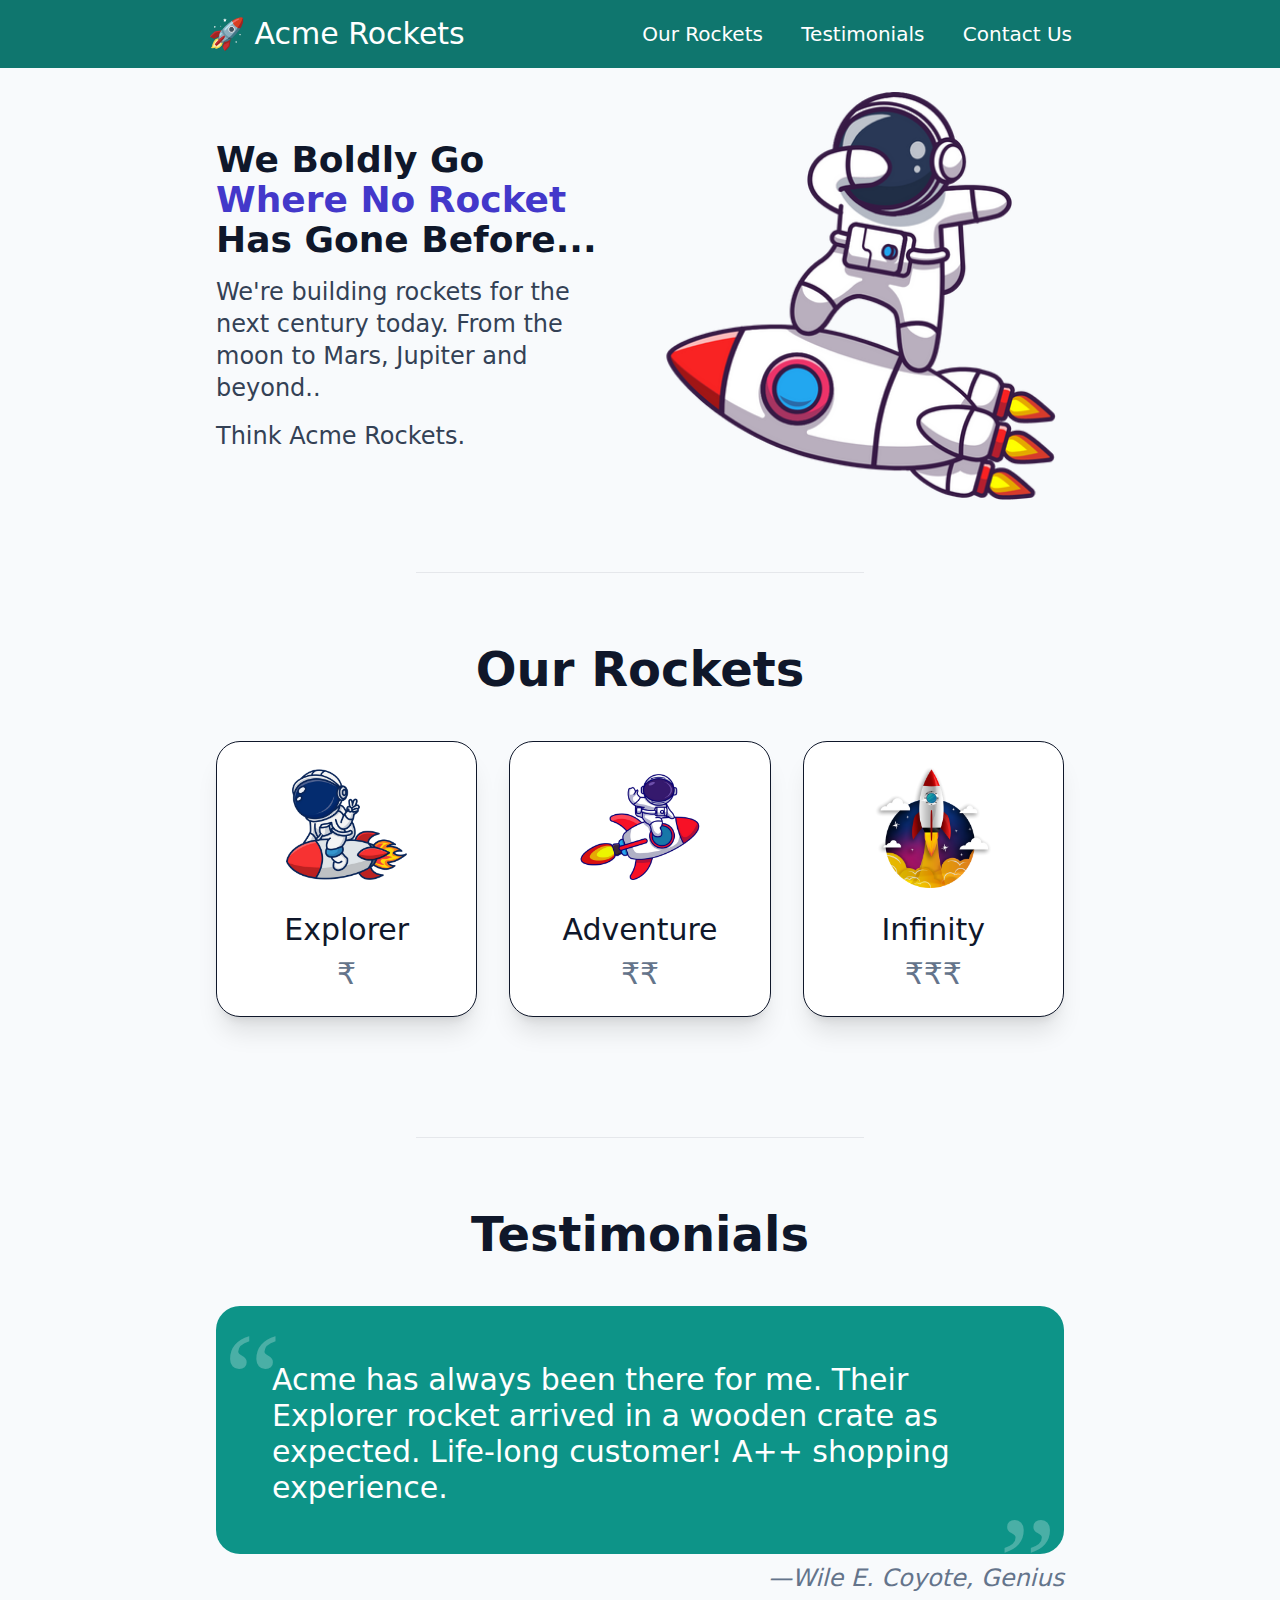
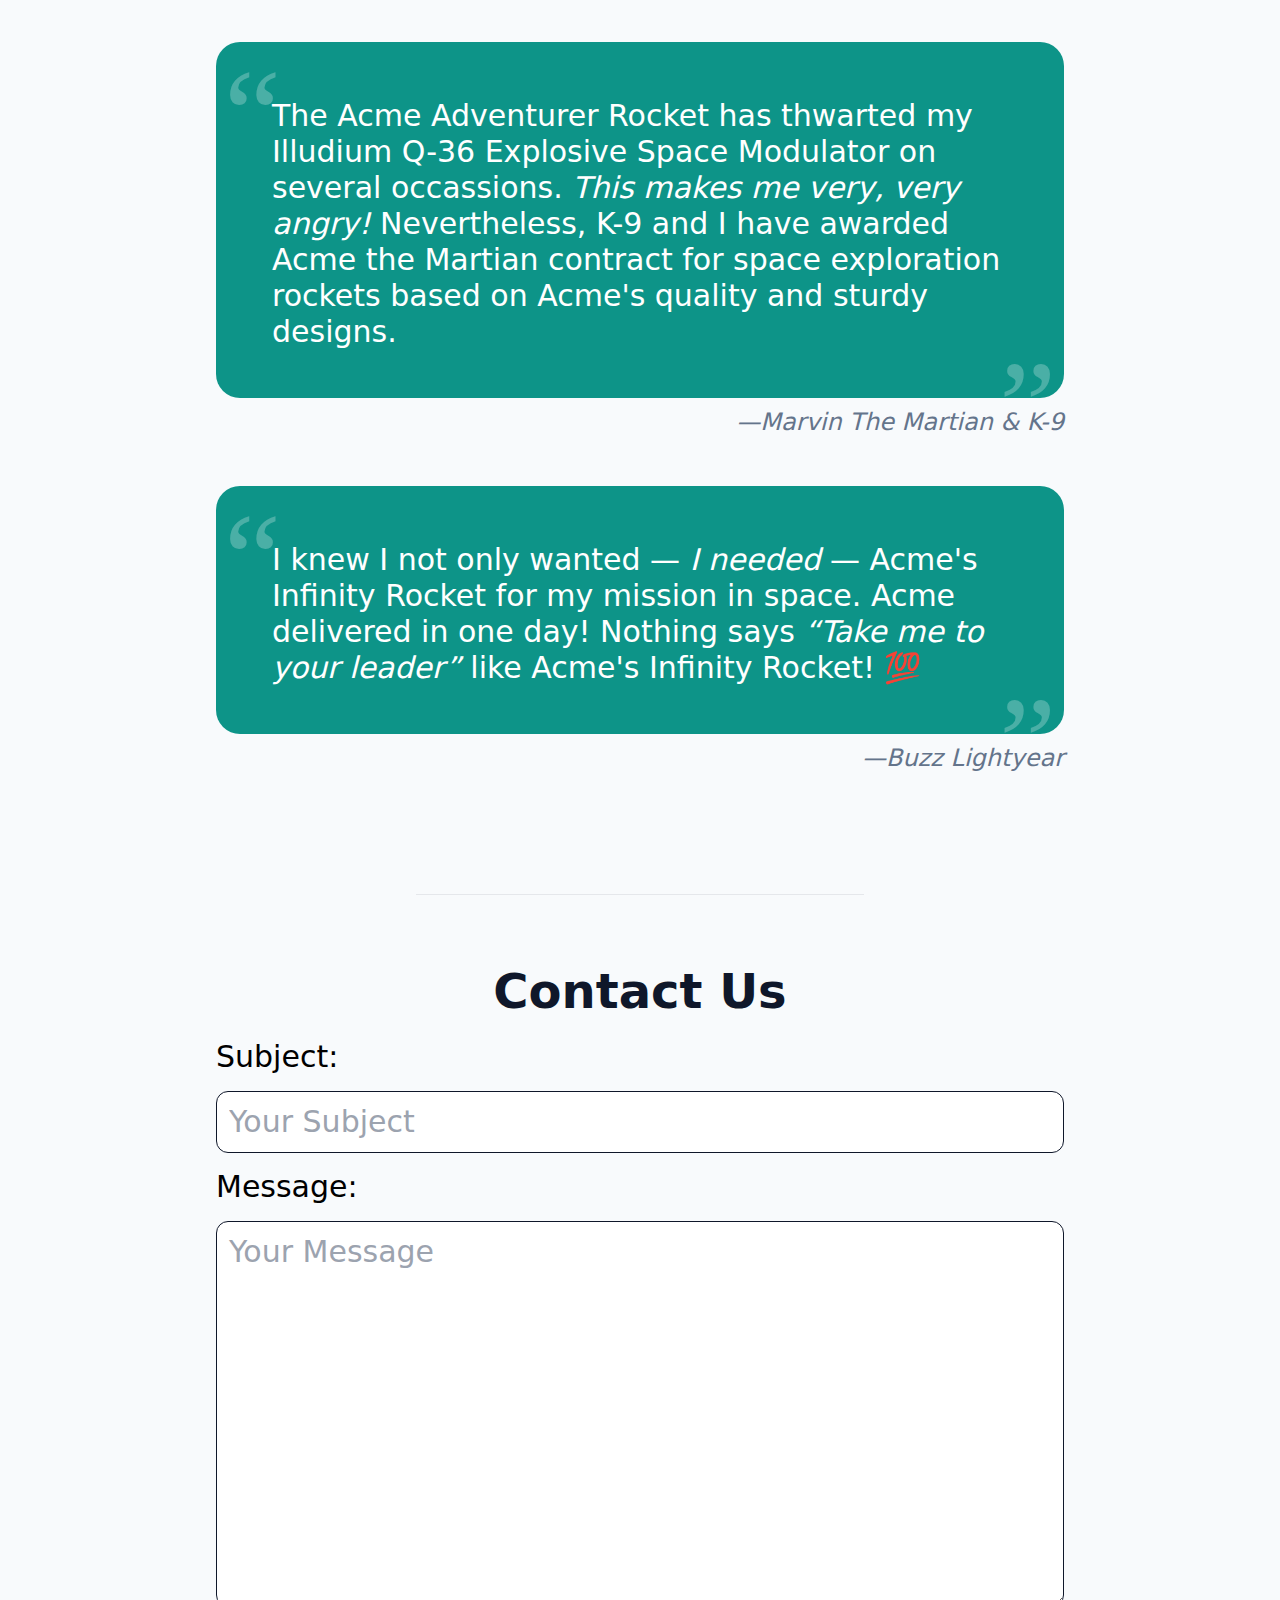
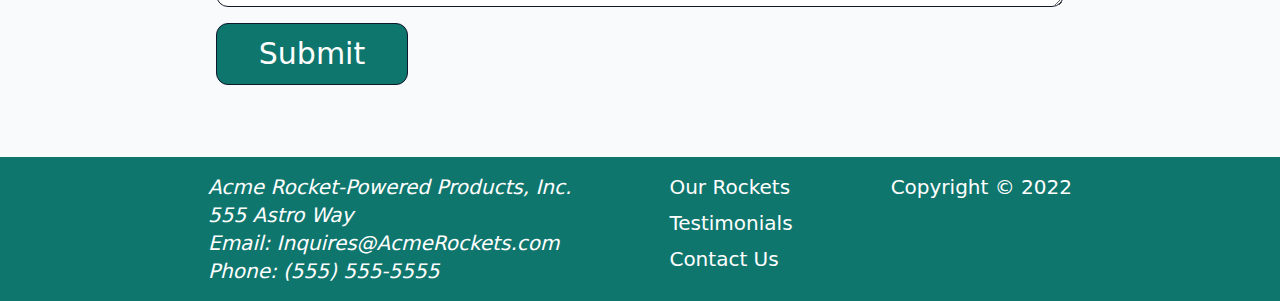
<file: src/index.html>
<!DOCTYPE html>
<html lang="en" class="sm:scroll-smooth">

<head>
    <meta charset="UTF-8">
    <meta name="viewport" content="width=device-width, initial-scale=1.0">
    <title>Tailwind Project</title>
    <link href="../dist/style.css" rel="stylesheet">
</head>

<body class="min-h-screen bg-slate-50 dark:bg-black dark:text-white">
    <header class="bg-teal-700 text-white sticky top-0 z-10">
        <section class="max-w-4xl mx-auto p-4 flex justify-between items-center">
            <h1 class="text-3xl font-medium">
                <a href="#hero">🚀 Acme Rockets </a>
            </h1>

            <div>
                <button id="mobile-open-button" class="text-3xl sm:hidden focus:outline-none">
                    &#9776;
                </button>

                <nav class="hidden sm:block space-x-8 text-xl" aria-label="main">

                    <a href="#rockets" class="hover:opacity-90 ">Our Rockets</a>
                    <a href="#testimonials" class="hover:opacity-90 ">Testimonials</a>
                    <a href="#contact" class="hover:opacity-90 ">Contact Us</a>
                </nav>
            </div>
        </section>
    </header>

    <main class="max-w-4xl mx-auto">
        <section id="hero" class="flex flex-col-reverse justify-center sm:flex-row p-6 items-center gap-8 mb-12">
            <article class="sm:w-1/2">
                <h2
                    class=" max-w-md text-4xl font-bold text-center sm:text-5sl sm:text-left text-slate-900 dark:text-white">
                    We Boldly Go <span class="text-indigo-700 dark:text-indigo-300"> Where No Rocket </span> Has Gone
                    Before...
                </h2>

                <p class="max-w-md text-center text-2xl mt-4 sm:text-left text-slate-700 dark:text-slate-400">
                    We're building rockets for the next century today. From the moon to Mars, Jupiter and beyond..
                </p>
                <p class="max-w-md text-2xl mt-4 text-center sm:text-left text-slate-700 dark:text-slate-400">
                    Think Acme Rockets.
                </p>
            </article>
            <img class="w-1/2" src="rocketdab.png" alt="rocketdab">
        </section>

        <hr class="mx-auto bg-black dark:bg-white w-1/2">

        <section id="rockets" class="p-6 my-12 scroll-mt-20">
            <h2 class="text-4xl font-bold text-center sm:text-5xl  mb-6 text-slate-900 dark:text-white">
                Our Rockets
            </h2>
            <ul class="list-none mx-auto my-12 flex flex-col sm:flex-row items-center gap-8">
                <li
                    class="w-2/3 sm:w-5/6 flex flex-col items-center border border-solid border-slate-900 dark:border-gray-100 bg-white dark:bg-black py-6 px-2 rounded-3xl shadow-xl">
                    <img src="rocketman.png" alt="explorer" class="w-1/2 mb-6">
                    <h3 class="text-3xl text-center text-slate-900 dark:text-white">Explorer</h3>
                    <p class="hidden sm:block text-3xl text-center text-slate-500 mt-2 dark:text-slate-400">&#8377;</p>
                    <p class="sm:hidden text-2xl text-center text-slate-500 mt-2 dark:text-slate-400">Affordable
                        Exploration</p>
                </li>

                <li
                    class="w-2/3 sm:w-5/6 flex flex-col items-center border border-solid border-slate-900 dark:border-gray-100 bg-white dark:bg-black py-6 px-2 rounded-3xl shadow-xl">
                    <img src="rocketride.png" alt="adventure" class="w-1/2 mb-6">
                    <h3 class="text-3xl text-center text-slate-900 dark:text-white">Adventure</h3>
                    <p class="hidden sm:block text-3xl text-center text-slate-500 mt-2 dark:text-slate-400">
                        &#8377;&#8377;</p>
                    <p class="sm:hidden text-2xl text-center text-slate-500 mt-2 dark:text-slate-400">
                        Best Selling Rocket</p>
                </li>

                <li
                    class="w-2/3 sm:w-5/6 flex flex-col items-center border border-solid border-slate-900 dark:border-gray-100 bg-white dark:bg-black py-6 px-2 rounded-3xl shadow-xl">
                    <img src="rocketlaunch.png" alt="launch" class="w-1/2 mb-6">
                    <h3 class="text-3xl text-center text-slate-900 dark:text-white">Infinity</h3>
                    <p class="hidden sm:block text-3xl text-center text-slate-500 mt-2 dark:text-slate-400">
                        &#8377;&#8377;&#8377;</p>
                    <p class="sm:hidden text-2xl text-center text-slate-500 mt-2 dark:text-slate-400">Luxury Starship
                    </p>
                </li>
            </ul>
        </section>

        <hr class="mx-auto bg-black dark:bg-white w-1/2">


        <section id="testimonials"
            class="p-6 my-12 scroll-mt-20 widescreen:section-min-height tallscreen:section-min-height">
            <h2 class="text-4xl font-bold text-center sm:text-5xl mb-6 text-slate-900 dark:text-white">
                Testimonials
            </h2>
            <figure class="my-12">
                <blockquote class="bg-teal-600 dark:bg-black pl-14 pr-8 py-12 rounded-3xl relative">
                    <p
                        class="text-2xl sm:text-3xl text-left mt-2 text-white dark:text-slate-400 before:content-['\201C'] before:font-serif before:absolute before:top-0 before:left-0 before:text-9xl before:text-white before:opacity-25 before:transform before:translate-x-2 before:translate-y-2 after:content-['\201D'] after:font-serif after:absolute after:-bottom-20 after:right-0 after:text-9xl after:text-white after:opacity-25 after:transform after:-translate-x-2 after:-translate-y-2">
                        Acme
                        has always been there
                        for me. Their Explorer rocket arrived in a wooden crate as expected.
                        Life-long customer! A++ shopping experience.
                    </p>
                </blockquote>
                <figcaption class="italic text-xl sm:text-2xl text-right mt-2 text-slate-500 dark:text-slate-400">
                    &#8212;Wile E. Coyote, Genius
                </figcaption>
            </figure>
            <figure class="my-12">
                <blockquote class="bg-teal-600 dark:bg-black pl-14 pr-8 py-12 rounded-3xl relative">
                    <p
                        class="text-2xl sm:text-3xl text-left mt-2 text-white dark:text-slate-400 before:content-['\201C'] before:font-serif before:absolute before:top-0 before:left-0 before:text-9xl before:text-white before:opacity-25 before:transform before:translate-x-2 before:translate-y-2 after:content-['\201D'] after:font-serif after:absolute after:-bottom-20 after:right-0 after:text-9xl after:text-white after:opacity-25 after:transform after:-translate-x-2 after:-translate-y-2">
                        The Acme Adventurer Rocket has thwarted my Illudium Q-36 Explosive Space Modulator on several
                        occassions. <span class="italic">This makes me very, very angry!</span> Nevertheless, K-9
                        and I have awarded Acme the
                        Martian contract for space exploration rockets based on Acme's quality and sturdy designs.</p>
                    </p>
                </blockquote>
                <figcaption class="italic text-xl sm:text-2xl text-right mt-2 text-slate-500 dark:text-slate-400">
                    &#8212;Marvin The Martian &amp; K-9
                </figcaption>
            </figure>
            <figure class="my-12">
                <blockquote class="bg-teal-600 dark:bg-black pl-14 pr-8 py-12 rounded-3xl relative">
                    <p
                        class="text-2xl sm:text-3xl text-left mt-2 text-white dark:text-slate-400 before:content-['\201C'] before:font-serif before:absolute before:top-0 before:left-0 before:text-9xl before:text-white before:opacity-25 before:transform before:translate-x-2 before:translate-y-2 after:content-['\201D'] after:font-serif after:absolute after:-bottom-20 after:right-0 after:text-9xl after:text-white after:opacity-25 after:transform after:-translate-x-2 after:-translate-y-2">
                        I knew I not only wanted &#8212; <span class="italic">I needed</span> &#8212; Acme's Infinity
                        Rocket for my mission in space. Acme delivered in one day! Nothing says <q class="italic">Take
                            me
                            to your leader</q> like Acme's Infinity Rocket! 💯
                    </p>
                </blockquote>
                <figcaption class="italic text-xl sm:text-2xl text-right mt-2 text-slate-500 dark:text-slate-400">
                    &#8212;Buzz Lightyear
                </figcaption>
            </figure>
        </section>

        <hr class="mx-auto bg-black dark:bg-white w-1/2">

        <section id="contact"
            class="p-6 my-12 scroll-mt-16 widescreen:section-min-height tallscreen:section-min-height">
            <h2 class="text-4xl font-bold text-center sm:text-5xl mb-6 text-slate-900 dark:text-white">
                Contact Us
            </h2>
            <form action="" class="max-w-4xl mx-auto text-2xl sm:text-3xl flex flex-col items-left gap-4">
                <label for="subject">Subject:</label>
                <input type="text" id="subject" name="subject" required minlength="3" maxlength="60"
                    placeholder="Your Subject"
                    class="w-full text-black text-2xl sm:text-3xl p-3 rounded-xl border border-solid border-slate-900 dark:border-none" />
                <label for="message">Message:</label>
                <textarea name="message" id="message" cols="30" rows="10" placeholder="Your Message" required
                    class="w-full text-black text-2xl sm:text-3xl p-3 rounded-xl border border-solid border-slate-900 dark:border-none"></textarea>
                <button
                    class="bg-teal-700 hover:bg-teal-600 active:bg-teal-500 text-white p-3 w-48 rounded-xl border border-solid border-slate-900 dark:border-none">Submit</button>
            </form>
        </section>
    </main>

    <footer id="footer" class="bg-teal-700 text-white text-xl">
        <section class="max-w-4xl mx-auto p-4 flex flex-col sm:flex-row sm:justify-between">
            <address>
                <h2>Acme Rocket-Powered Products, Inc.</h2>
                555 Astro Way<br>
                Email: <a href="mailto:inquiries@acmerockets.com">Inquires@AcmeRockets.com</a><br>
                Phone: <a href="tel:+15555555555">(555) 555-5555</a>
            </address>
            <nav class="hidden md:flex flex-col gap-2" aria-label="footer">
                <a href="#rockets" class="hover:opacity-90">Our Rockets</a>
                <a href="#testimonials" class="hover:opacity-90">Testimonials</a>
                <a href="#contact" class="hover:opacity-90">Contact Us</a>
            </nav>
            <div class="flex flex-col sm:gap-2">
                <p class="text-right">Copyright &copy; <span id="year">2022</span></p>
            </div>
        </section>
    </footer>


</body>

</html>
</file>
<file: dist/style.css>
*, ::before, ::after {
  --tw-border-spacing-x: 0;
  --tw-border-spacing-y: 0;
  --tw-translate-x: 0;
  --tw-translate-y: 0;
  --tw-rotate: 0;
  --tw-skew-x: 0;
  --tw-skew-y: 0;
  --tw-scale-x: 1;
  --tw-scale-y: 1;
  --tw-pan-x:  ;
  --tw-pan-y:  ;
  --tw-pinch-zoom:  ;
  --tw-scroll-snap-strictness: proximity;
  --tw-gradient-from-position:  ;
  --tw-gradient-via-position:  ;
  --tw-gradient-to-position:  ;
  --tw-ordinal:  ;
  --tw-slashed-zero:  ;
  --tw-numeric-figure:  ;
  --tw-numeric-spacing:  ;
  --tw-numeric-fraction:  ;
  --tw-ring-inset:  ;
  --tw-ring-offset-width: 0px;
  --tw-ring-offset-color: #fff;
  --tw-ring-color: rgb(59 130 246 / 0.5);
  --tw-ring-offset-shadow: 0 0 #0000;
  --tw-ring-shadow: 0 0 #0000;
  --tw-shadow: 0 0 #0000;
  --tw-shadow-colored: 0 0 #0000;
  --tw-blur:  ;
  --tw-brightness:  ;
  --tw-contrast:  ;
  --tw-grayscale:  ;
  --tw-hue-rotate:  ;
  --tw-invert:  ;
  --tw-saturate:  ;
  --tw-sepia:  ;
  --tw-drop-shadow:  ;
  --tw-backdrop-blur:  ;
  --tw-backdrop-brightness:  ;
  --tw-backdrop-contrast:  ;
  --tw-backdrop-grayscale:  ;
  --tw-backdrop-hue-rotate:  ;
  --tw-backdrop-invert:  ;
  --tw-backdrop-opacity:  ;
  --tw-backdrop-saturate:  ;
  --tw-backdrop-sepia:  ;
  --tw-contain-size:  ;
  --tw-contain-layout:  ;
  --tw-contain-paint:  ;
  --tw-contain-style:  ;
}

::backdrop {
  --tw-border-spacing-x: 0;
  --tw-border-spacing-y: 0;
  --tw-translate-x: 0;
  --tw-translate-y: 0;
  --tw-rotate: 0;
  --tw-skew-x: 0;
  --tw-skew-y: 0;
  --tw-scale-x: 1;
  --tw-scale-y: 1;
  --tw-pan-x:  ;
  --tw-pan-y:  ;
  --tw-pinch-zoom:  ;
  --tw-scroll-snap-strictness: proximity;
  --tw-gradient-from-position:  ;
  --tw-gradient-via-position:  ;
  --tw-gradient-to-position:  ;
  --tw-ordinal:  ;
  --tw-slashed-zero:  ;
  --tw-numeric-figure:  ;
  --tw-numeric-spacing:  ;
  --tw-numeric-fraction:  ;
  --tw-ring-inset:  ;
  --tw-ring-offset-width: 0px;
  --tw-ring-offset-color: #fff;
  --tw-ring-color: rgb(59 130 246 / 0.5);
  --tw-ring-offset-shadow: 0 0 #0000;
  --tw-ring-shadow: 0 0 #0000;
  --tw-shadow: 0 0 #0000;
  --tw-shadow-colored: 0 0 #0000;
  --tw-blur:  ;
  --tw-brightness:  ;
  --tw-contrast:  ;
  --tw-grayscale:  ;
  --tw-hue-rotate:  ;
  --tw-invert:  ;
  --tw-saturate:  ;
  --tw-sepia:  ;
  --tw-drop-shadow:  ;
  --tw-backdrop-blur:  ;
  --tw-backdrop-brightness:  ;
  --tw-backdrop-contrast:  ;
  --tw-backdrop-grayscale:  ;
  --tw-backdrop-hue-rotate:  ;
  --tw-backdrop-invert:  ;
  --tw-backdrop-opacity:  ;
  --tw-backdrop-saturate:  ;
  --tw-backdrop-sepia:  ;
  --tw-contain-size:  ;
  --tw-contain-layout:  ;
  --tw-contain-paint:  ;
  --tw-contain-style:  ;
}

/*
! tailwindcss v3.4.13 | MIT License | https://tailwindcss.com
*/

/*
1. Prevent padding and border from affecting element width. (https://github.com/mozdevs/cssremedy/issues/4)
2. Allow adding a border to an element by just adding a border-width. (https://github.com/tailwindcss/tailwindcss/pull/116)
*/

*,
::before,
::after {
  box-sizing: border-box;
  /* 1 */
  border-width: 0;
  /* 2 */
  border-style: solid;
  /* 2 */
  border-color: #e5e7eb;
  /* 2 */
}

::before,
::after {
  --tw-content: '';
}

/*
1. Use a consistent sensible line-height in all browsers.
2. Prevent adjustments of font size after orientation changes in iOS.
3. Use a more readable tab size.
4. Use the user's configured `sans` font-family by default.
5. Use the user's configured `sans` font-feature-settings by default.
6. Use the user's configured `sans` font-variation-settings by default.
7. Disable tap highlights on iOS
*/

html,
:host {
  line-height: 1.5;
  /* 1 */
  -webkit-text-size-adjust: 100%;
  /* 2 */
  -moz-tab-size: 4;
  /* 3 */
  -o-tab-size: 4;
     tab-size: 4;
  /* 3 */
  font-family: ui-sans-serif, system-ui, sans-serif, "Apple Color Emoji", "Segoe UI Emoji", "Segoe UI Symbol", "Noto Color Emoji";
  /* 4 */
  font-feature-settings: normal;
  /* 5 */
  font-variation-settings: normal;
  /* 6 */
  -webkit-tap-highlight-color: transparent;
  /* 7 */
}

/*
1. Remove the margin in all browsers.
2. Inherit line-height from `html` so users can set them as a class directly on the `html` element.
*/

body {
  margin: 0;
  /* 1 */
  line-height: inherit;
  /* 2 */
}

/*
1. Add the correct height in Firefox.
2. Correct the inheritance of border color in Firefox. (https://bugzilla.mozilla.org/show_bug.cgi?id=190655)
3. Ensure horizontal rules are visible by default.
*/

hr {
  height: 0;
  /* 1 */
  color: inherit;
  /* 2 */
  border-top-width: 1px;
  /* 3 */
}

/*
Add the correct text decoration in Chrome, Edge, and Safari.
*/

abbr:where([title]) {
  -webkit-text-decoration: underline dotted;
          text-decoration: underline dotted;
}

/*
Remove the default font size and weight for headings.
*/

h1,
h2,
h3,
h4,
h5,
h6 {
  font-size: inherit;
  font-weight: inherit;
}

/*
Reset links to optimize for opt-in styling instead of opt-out.
*/

a {
  color: inherit;
  text-decoration: inherit;
}

/*
Add the correct font weight in Edge and Safari.
*/

b,
strong {
  font-weight: bolder;
}

/*
1. Use the user's configured `mono` font-family by default.
2. Use the user's configured `mono` font-feature-settings by default.
3. Use the user's configured `mono` font-variation-settings by default.
4. Correct the odd `em` font sizing in all browsers.
*/

code,
kbd,
samp,
pre {
  font-family: ui-monospace, SFMono-Regular, Menlo, Monaco, Consolas, "Liberation Mono", "Courier New", monospace;
  /* 1 */
  font-feature-settings: normal;
  /* 2 */
  font-variation-settings: normal;
  /* 3 */
  font-size: 1em;
  /* 4 */
}

/*
Add the correct font size in all browsers.
*/

small {
  font-size: 80%;
}

/*
Prevent `sub` and `sup` elements from affecting the line height in all browsers.
*/

sub,
sup {
  font-size: 75%;
  line-height: 0;
  position: relative;
  vertical-align: baseline;
}

sub {
  bottom: -0.25em;
}

sup {
  top: -0.5em;
}

/*
1. Remove text indentation from table contents in Chrome and Safari. (https://bugs.chromium.org/p/chromium/issues/detail?id=999088, https://bugs.webkit.org/show_bug.cgi?id=201297)
2. Correct table border color inheritance in all Chrome and Safari. (https://bugs.chromium.org/p/chromium/issues/detail?id=935729, https://bugs.webkit.org/show_bug.cgi?id=195016)
3. Remove gaps between table borders by default.
*/

table {
  text-indent: 0;
  /* 1 */
  border-color: inherit;
  /* 2 */
  border-collapse: collapse;
  /* 3 */
}

/*
1. Change the font styles in all browsers.
2. Remove the margin in Firefox and Safari.
3. Remove default padding in all browsers.
*/

button,
input,
optgroup,
select,
textarea {
  font-family: inherit;
  /* 1 */
  font-feature-settings: inherit;
  /* 1 */
  font-variation-settings: inherit;
  /* 1 */
  font-size: 100%;
  /* 1 */
  font-weight: inherit;
  /* 1 */
  line-height: inherit;
  /* 1 */
  letter-spacing: inherit;
  /* 1 */
  color: inherit;
  /* 1 */
  margin: 0;
  /* 2 */
  padding: 0;
  /* 3 */
}

/*
Remove the inheritance of text transform in Edge and Firefox.
*/

button,
select {
  text-transform: none;
}

/*
1. Correct the inability to style clickable types in iOS and Safari.
2. Remove default button styles.
*/

button,
input:where([type='button']),
input:where([type='reset']),
input:where([type='submit']) {
  -webkit-appearance: button;
  /* 1 */
  background-color: transparent;
  /* 2 */
  background-image: none;
  /* 2 */
}

/*
Use the modern Firefox focus style for all focusable elements.
*/

:-moz-focusring {
  outline: auto;
}

/*
Remove the additional `:invalid` styles in Firefox. (https://github.com/mozilla/gecko-dev/blob/2f9eacd9d3d995c937b4251a5557d95d494c9be1/layout/style/res/forms.css#L728-L737)
*/

:-moz-ui-invalid {
  box-shadow: none;
}

/*
Add the correct vertical alignment in Chrome and Firefox.
*/

progress {
  vertical-align: baseline;
}

/*
Correct the cursor style of increment and decrement buttons in Safari.
*/

::-webkit-inner-spin-button,
::-webkit-outer-spin-button {
  height: auto;
}

/*
1. Correct the odd appearance in Chrome and Safari.
2. Correct the outline style in Safari.
*/

[type='search'] {
  -webkit-appearance: textfield;
  /* 1 */
  outline-offset: -2px;
  /* 2 */
}

/*
Remove the inner padding in Chrome and Safari on macOS.
*/

::-webkit-search-decoration {
  -webkit-appearance: none;
}

/*
1. Correct the inability to style clickable types in iOS and Safari.
2. Change font properties to `inherit` in Safari.
*/

::-webkit-file-upload-button {
  -webkit-appearance: button;
  /* 1 */
  font: inherit;
  /* 2 */
}

/*
Add the correct display in Chrome and Safari.
*/

summary {
  display: list-item;
}

/*
Removes the default spacing and border for appropriate elements.
*/

blockquote,
dl,
dd,
h1,
h2,
h3,
h4,
h5,
h6,
hr,
figure,
p,
pre {
  margin: 0;
}

fieldset {
  margin: 0;
  padding: 0;
}

legend {
  padding: 0;
}

ol,
ul,
menu {
  list-style: none;
  margin: 0;
  padding: 0;
}

/*
Reset default styling for dialogs.
*/

dialog {
  padding: 0;
}

/*
Prevent resizing textareas horizontally by default.
*/

textarea {
  resize: vertical;
}

/*
1. Reset the default placeholder opacity in Firefox. (https://github.com/tailwindlabs/tailwindcss/issues/3300)
2. Set the default placeholder color to the user's configured gray 400 color.
*/

input::-moz-placeholder, textarea::-moz-placeholder {
  opacity: 1;
  /* 1 */
  color: #9ca3af;
  /* 2 */
}

input::placeholder,
textarea::placeholder {
  opacity: 1;
  /* 1 */
  color: #9ca3af;
  /* 2 */
}

/*
Set the default cursor for buttons.
*/

button,
[role="button"] {
  cursor: pointer;
}

/*
Make sure disabled buttons don't get the pointer cursor.
*/

:disabled {
  cursor: default;
}

/*
1. Make replaced elements `display: block` by default. (https://github.com/mozdevs/cssremedy/issues/14)
2. Add `vertical-align: middle` to align replaced elements more sensibly by default. (https://github.com/jensimmons/cssremedy/issues/14#issuecomment-634934210)
   This can trigger a poorly considered lint error in some tools but is included by design.
*/

img,
svg,
video,
canvas,
audio,
iframe,
embed,
object {
  display: block;
  /* 1 */
  vertical-align: middle;
  /* 2 */
}

/*
Constrain images and videos to the parent width and preserve their intrinsic aspect ratio. (https://github.com/mozdevs/cssremedy/issues/14)
*/

img,
video {
  max-width: 100%;
  height: auto;
}

/* Make elements with the HTML hidden attribute stay hidden by default */

[hidden] {
  display: none;
}

.relative {
  position: relative;
}

.sticky {
  position: sticky;
}

.top-0 {
  top: 0px;
}

.z-10 {
  z-index: 10;
}

.mx-auto {
  margin-left: auto;
  margin-right: auto;
}

.my-12 {
  margin-top: 3rem;
  margin-bottom: 3rem;
}

.mb-12 {
  margin-bottom: 3rem;
}

.mb-6 {
  margin-bottom: 1.5rem;
}

.mt-4 {
  margin-top: 1rem;
}

.mt-2 {
  margin-top: 0.5rem;
}

.flex {
  display: flex;
}

.hidden {
  display: none;
}

.min-h-screen {
  min-height: 100vh;
}

.w-1\/2 {
  width: 50%;
}

.w-2\/3 {
  width: 66.666667%;
}

.w-48 {
  width: 12rem;
}

.w-full {
  width: 100%;
}

.max-w-4xl {
  max-width: 56rem;
}

.max-w-md {
  max-width: 28rem;
}

.scroll-mt-20 {
  scroll-margin-top: 5rem;
}

.scroll-mt-16 {
  scroll-margin-top: 4rem;
}

.list-none {
  list-style-type: none;
}

.flex-col {
  flex-direction: column;
}

.flex-col-reverse {
  flex-direction: column-reverse;
}

.items-center {
  align-items: center;
}

.justify-center {
  justify-content: center;
}

.justify-between {
  justify-content: space-between;
}

.gap-8 {
  gap: 2rem;
}

.gap-2 {
  gap: 0.5rem;
}

.gap-4 {
  gap: 1rem;
}

.space-x-8 > :not([hidden]) ~ :not([hidden]) {
  --tw-space-x-reverse: 0;
  margin-right: calc(2rem * var(--tw-space-x-reverse));
  margin-left: calc(2rem * calc(1 - var(--tw-space-x-reverse)));
}

.rounded-3xl {
  border-radius: 1.5rem;
}

.rounded-xl {
  border-radius: 0.75rem;
}

.border {
  border-width: 1px;
}

.border-solid {
  border-style: solid;
}

.border-slate-900 {
  --tw-border-opacity: 1;
  border-color: rgb(15 23 42 / var(--tw-border-opacity));
}

.bg-black {
  --tw-bg-opacity: 1;
  background-color: rgb(0 0 0 / var(--tw-bg-opacity));
}

.bg-slate-50 {
  --tw-bg-opacity: 1;
  background-color: rgb(248 250 252 / var(--tw-bg-opacity));
}

.bg-teal-700 {
  --tw-bg-opacity: 1;
  background-color: rgb(15 118 110 / var(--tw-bg-opacity));
}

.bg-white {
  --tw-bg-opacity: 1;
  background-color: rgb(255 255 255 / var(--tw-bg-opacity));
}

.bg-teal-600 {
  --tw-bg-opacity: 1;
  background-color: rgb(13 148 136 / var(--tw-bg-opacity));
}

.p-4 {
  padding: 1rem;
}

.p-6 {
  padding: 1.5rem;
}

.p-3 {
  padding: 0.75rem;
}

.px-2 {
  padding-left: 0.5rem;
  padding-right: 0.5rem;
}

.py-6 {
  padding-top: 1.5rem;
  padding-bottom: 1.5rem;
}

.py-12 {
  padding-top: 3rem;
  padding-bottom: 3rem;
}

.pl-14 {
  padding-left: 3.5rem;
}

.pr-8 {
  padding-right: 2rem;
}

.text-left {
  text-align: left;
}

.text-center {
  text-align: center;
}

.text-right {
  text-align: right;
}

.text-2xl {
  font-size: 1.5rem;
  line-height: 2rem;
}

.text-3xl {
  font-size: 1.875rem;
  line-height: 2.25rem;
}

.text-4xl {
  font-size: 2.25rem;
  line-height: 2.5rem;
}

.text-xl {
  font-size: 1.25rem;
  line-height: 1.75rem;
}

.font-bold {
  font-weight: 700;
}

.font-medium {
  font-weight: 500;
}

.italic {
  font-style: italic;
}

.text-indigo-700 {
  --tw-text-opacity: 1;
  color: rgb(67 56 202 / var(--tw-text-opacity));
}

.text-slate-700 {
  --tw-text-opacity: 1;
  color: rgb(51 65 85 / var(--tw-text-opacity));
}

.text-slate-900 {
  --tw-text-opacity: 1;
  color: rgb(15 23 42 / var(--tw-text-opacity));
}

.text-white {
  --tw-text-opacity: 1;
  color: rgb(255 255 255 / var(--tw-text-opacity));
}

.text-slate-400 {
  --tw-text-opacity: 1;
  color: rgb(148 163 184 / var(--tw-text-opacity));
}

.text-slate-500 {
  --tw-text-opacity: 1;
  color: rgb(100 116 139 / var(--tw-text-opacity));
}

.text-black {
  --tw-text-opacity: 1;
  color: rgb(0 0 0 / var(--tw-text-opacity));
}

.shadow-xl {
  --tw-shadow: 0 20px 25px -5px rgb(0 0 0 / 0.1), 0 8px 10px -6px rgb(0 0 0 / 0.1);
  --tw-shadow-colored: 0 20px 25px -5px var(--tw-shadow-color), 0 8px 10px -6px var(--tw-shadow-color);
  box-shadow: var(--tw-ring-offset-shadow, 0 0 #0000), var(--tw-ring-shadow, 0 0 #0000), var(--tw-shadow);
}

.before\:absolute::before {
  content: var(--tw-content);
  position: absolute;
}

.before\:left-0::before {
  content: var(--tw-content);
  left: 0px;
}

.before\:top-0::before {
  content: var(--tw-content);
  top: 0px;
}

.before\:translate-x-2::before {
  content: var(--tw-content);
  --tw-translate-x: 0.5rem;
  transform: translate(var(--tw-translate-x), var(--tw-translate-y)) rotate(var(--tw-rotate)) skewX(var(--tw-skew-x)) skewY(var(--tw-skew-y)) scaleX(var(--tw-scale-x)) scaleY(var(--tw-scale-y));
}

.before\:translate-y-2::before {
  content: var(--tw-content);
  --tw-translate-y: 0.5rem;
  transform: translate(var(--tw-translate-x), var(--tw-translate-y)) rotate(var(--tw-rotate)) skewX(var(--tw-skew-x)) skewY(var(--tw-skew-y)) scaleX(var(--tw-scale-x)) scaleY(var(--tw-scale-y));
}

.before\:transform::before {
  content: var(--tw-content);
  transform: translate(var(--tw-translate-x), var(--tw-translate-y)) rotate(var(--tw-rotate)) skewX(var(--tw-skew-x)) skewY(var(--tw-skew-y)) scaleX(var(--tw-scale-x)) scaleY(var(--tw-scale-y));
}

.before\:font-serif::before {
  content: var(--tw-content);
  font-family: ui-serif, Georgia, Cambria, "Times New Roman", Times, serif;
}

.before\:text-9xl::before {
  content: var(--tw-content);
  font-size: 8rem;
  line-height: 1;
}

.before\:text-white::before {
  content: var(--tw-content);
  --tw-text-opacity: 1;
  color: rgb(255 255 255 / var(--tw-text-opacity));
}

.before\:opacity-25::before {
  content: var(--tw-content);
  opacity: 0.25;
}

.before\:content-\[\'\\201C\'\]::before {
  --tw-content: '\201C';
  content: var(--tw-content);
}

.after\:absolute::after {
  content: var(--tw-content);
  position: absolute;
}

.after\:-bottom-20::after {
  content: var(--tw-content);
  bottom: -5rem;
}

.after\:right-0::after {
  content: var(--tw-content);
  right: 0px;
}

.after\:-translate-x-2::after {
  content: var(--tw-content);
  --tw-translate-x: -0.5rem;
  transform: translate(var(--tw-translate-x), var(--tw-translate-y)) rotate(var(--tw-rotate)) skewX(var(--tw-skew-x)) skewY(var(--tw-skew-y)) scaleX(var(--tw-scale-x)) scaleY(var(--tw-scale-y));
}

.after\:-translate-y-2::after {
  content: var(--tw-content);
  --tw-translate-y: -0.5rem;
  transform: translate(var(--tw-translate-x), var(--tw-translate-y)) rotate(var(--tw-rotate)) skewX(var(--tw-skew-x)) skewY(var(--tw-skew-y)) scaleX(var(--tw-scale-x)) scaleY(var(--tw-scale-y));
}

.after\:transform::after {
  content: var(--tw-content);
  transform: translate(var(--tw-translate-x), var(--tw-translate-y)) rotate(var(--tw-rotate)) skewX(var(--tw-skew-x)) skewY(var(--tw-skew-y)) scaleX(var(--tw-scale-x)) scaleY(var(--tw-scale-y));
}

.after\:font-serif::after {
  content: var(--tw-content);
  font-family: ui-serif, Georgia, Cambria, "Times New Roman", Times, serif;
}

.after\:text-9xl::after {
  content: var(--tw-content);
  font-size: 8rem;
  line-height: 1;
}

.after\:text-white::after {
  content: var(--tw-content);
  --tw-text-opacity: 1;
  color: rgb(255 255 255 / var(--tw-text-opacity));
}

.after\:opacity-25::after {
  content: var(--tw-content);
  opacity: 0.25;
}

.after\:content-\[\'\\201D\'\]::after {
  --tw-content: '\201D';
  content: var(--tw-content);
}

.hover\:bg-teal-600:hover {
  --tw-bg-opacity: 1;
  background-color: rgb(13 148 136 / var(--tw-bg-opacity));
}

.hover\:opacity-90:hover {
  opacity: 0.9;
}

.focus\:outline-none:focus {
  outline: 2px solid transparent;
  outline-offset: 2px;
}

.active\:bg-teal-500:active {
  --tw-bg-opacity: 1;
  background-color: rgb(20 184 166 / var(--tw-bg-opacity));
}

@media (min-width: 640px) {
  .sm\:block {
    display: block;
  }

  .sm\:hidden {
    display: none;
  }

  .sm\:w-1\/2 {
    width: 50%;
  }

  .sm\:w-5\/6 {
    width: 83.333333%;
  }

  .sm\:flex-row {
    flex-direction: row;
  }

  .sm\:justify-between {
    justify-content: space-between;
  }

  .sm\:gap-2 {
    gap: 0.5rem;
  }

  .sm\:scroll-smooth {
    scroll-behavior: smooth;
  }

  .sm\:text-left {
    text-align: left;
  }

  .sm\:text-5xl {
    font-size: 3rem;
    line-height: 1;
  }

  .sm\:text-2xl {
    font-size: 1.5rem;
    line-height: 2rem;
  }

  .sm\:text-3xl {
    font-size: 1.875rem;
    line-height: 2.25rem;
  }
}

@media (min-width: 768px) {
  .md\:flex {
    display: flex;
  }
}

@media (prefers-color-scheme: dark) {
  .dark\:border-none {
    border-style: none;
  }

  .dark\:border-gray-100 {
    --tw-border-opacity: 1;
    border-color: rgb(243 244 246 / var(--tw-border-opacity));
  }

  .dark\:bg-black {
    --tw-bg-opacity: 1;
    background-color: rgb(0 0 0 / var(--tw-bg-opacity));
  }

  .dark\:bg-white {
    --tw-bg-opacity: 1;
    background-color: rgb(255 255 255 / var(--tw-bg-opacity));
  }

  .dark\:text-indigo-300 {
    --tw-text-opacity: 1;
    color: rgb(165 180 252 / var(--tw-text-opacity));
  }

  .dark\:text-slate-400 {
    --tw-text-opacity: 1;
    color: rgb(148 163 184 / var(--tw-text-opacity));
  }

  .dark\:text-white {
    --tw-text-opacity: 1;
    color: rgb(255 255 255 / var(--tw-text-opacity));
  }
}
</file>
